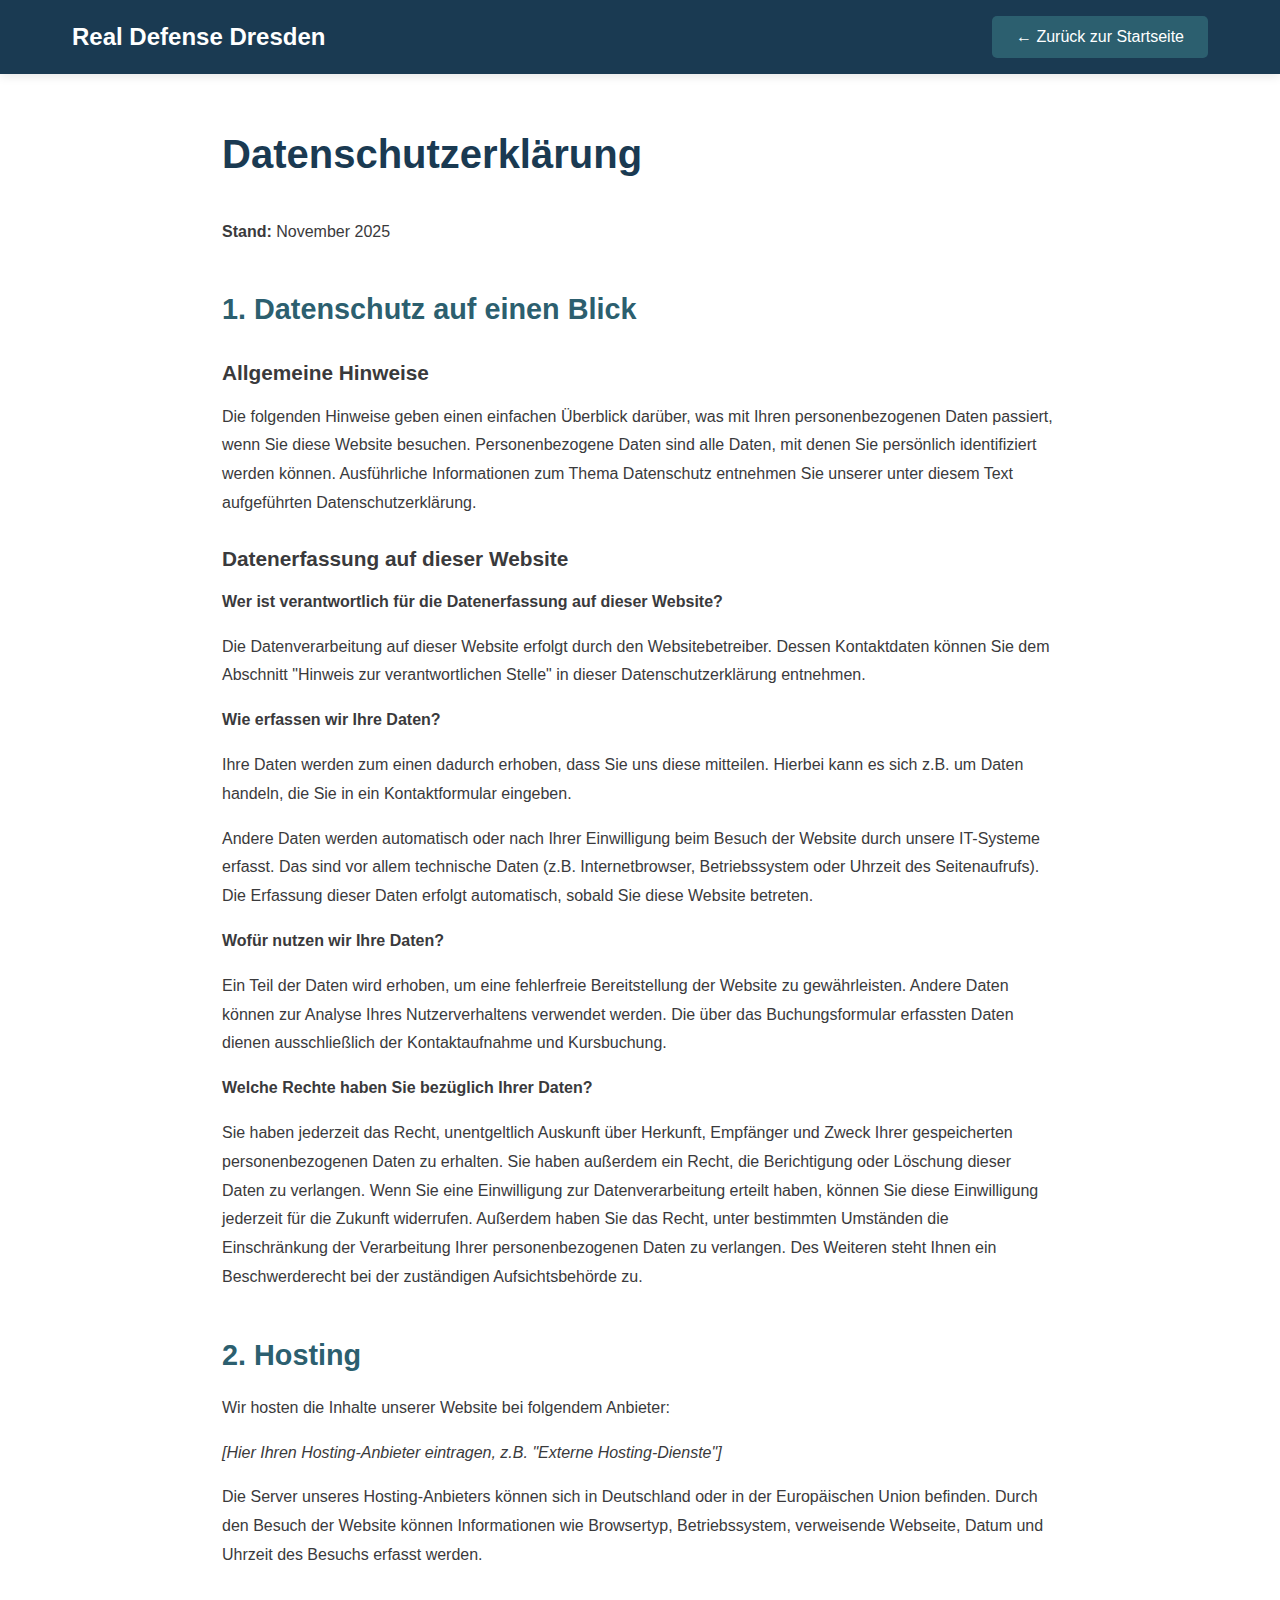
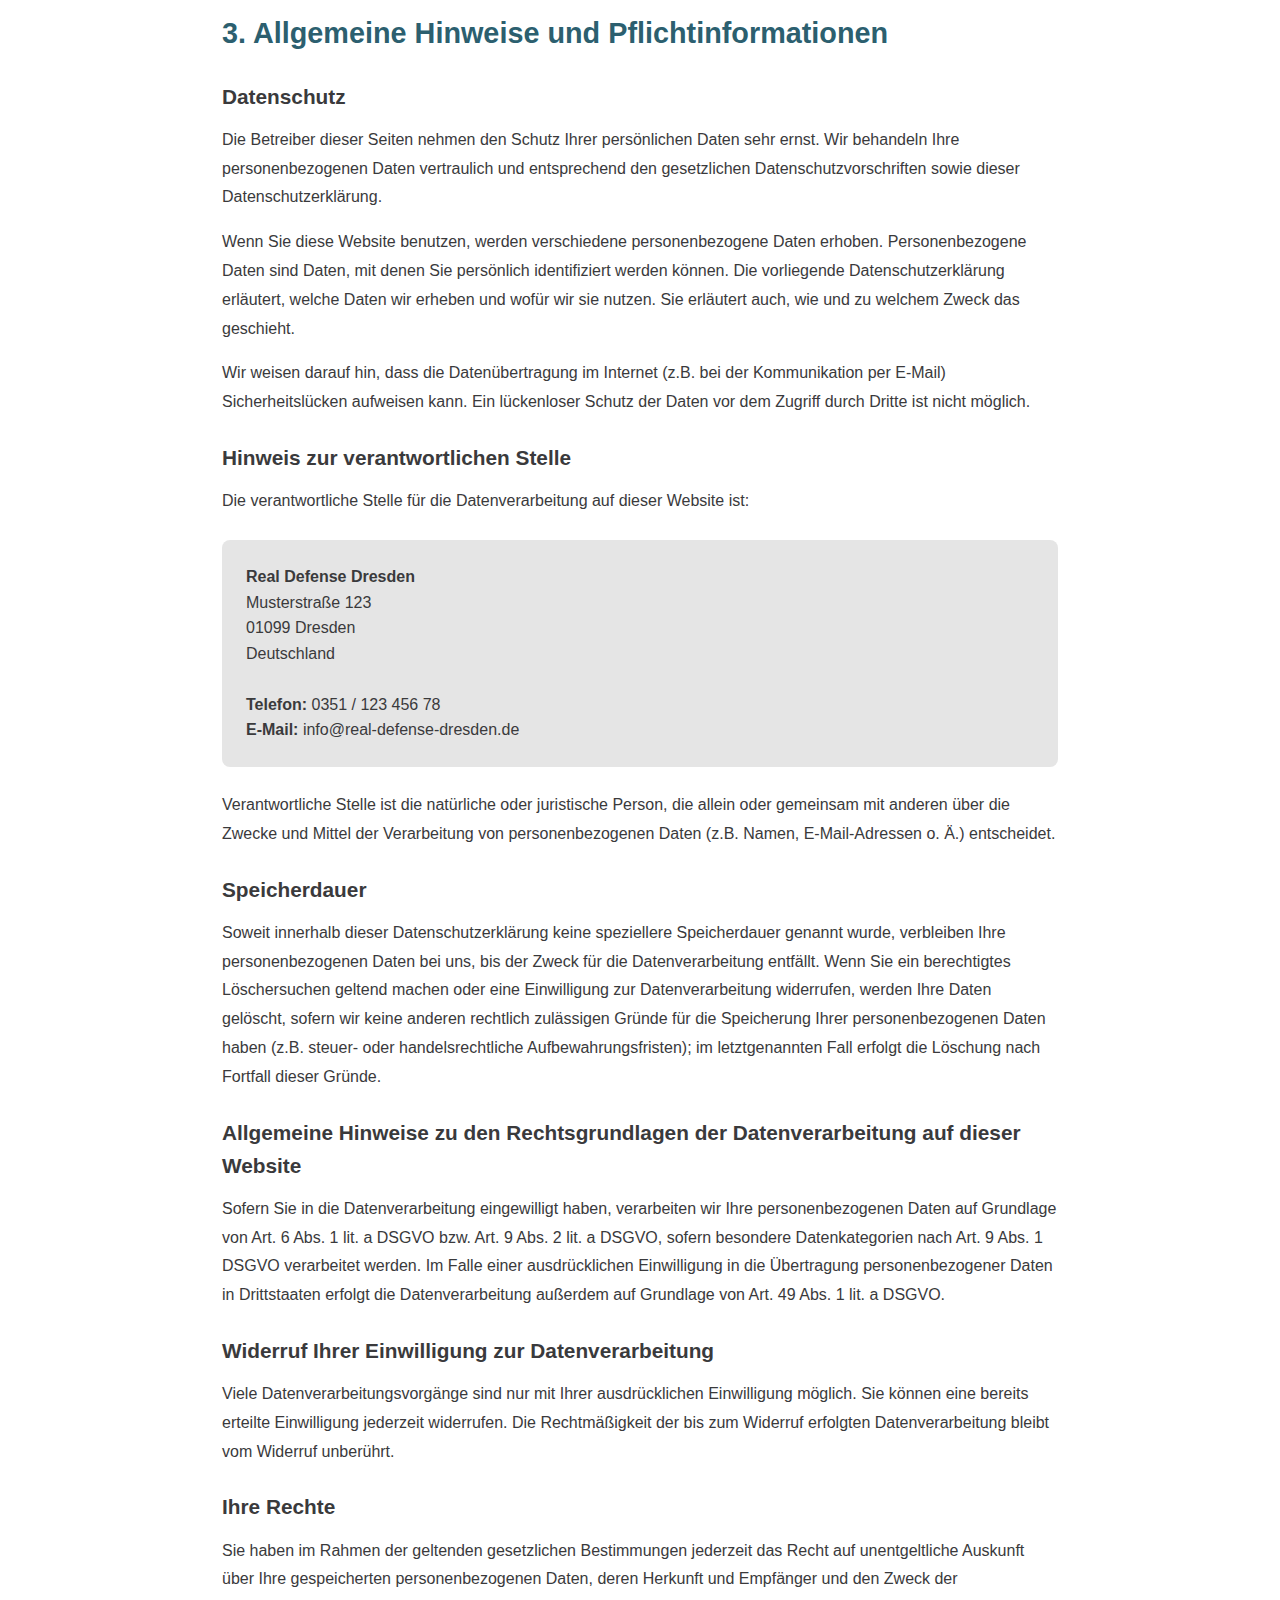
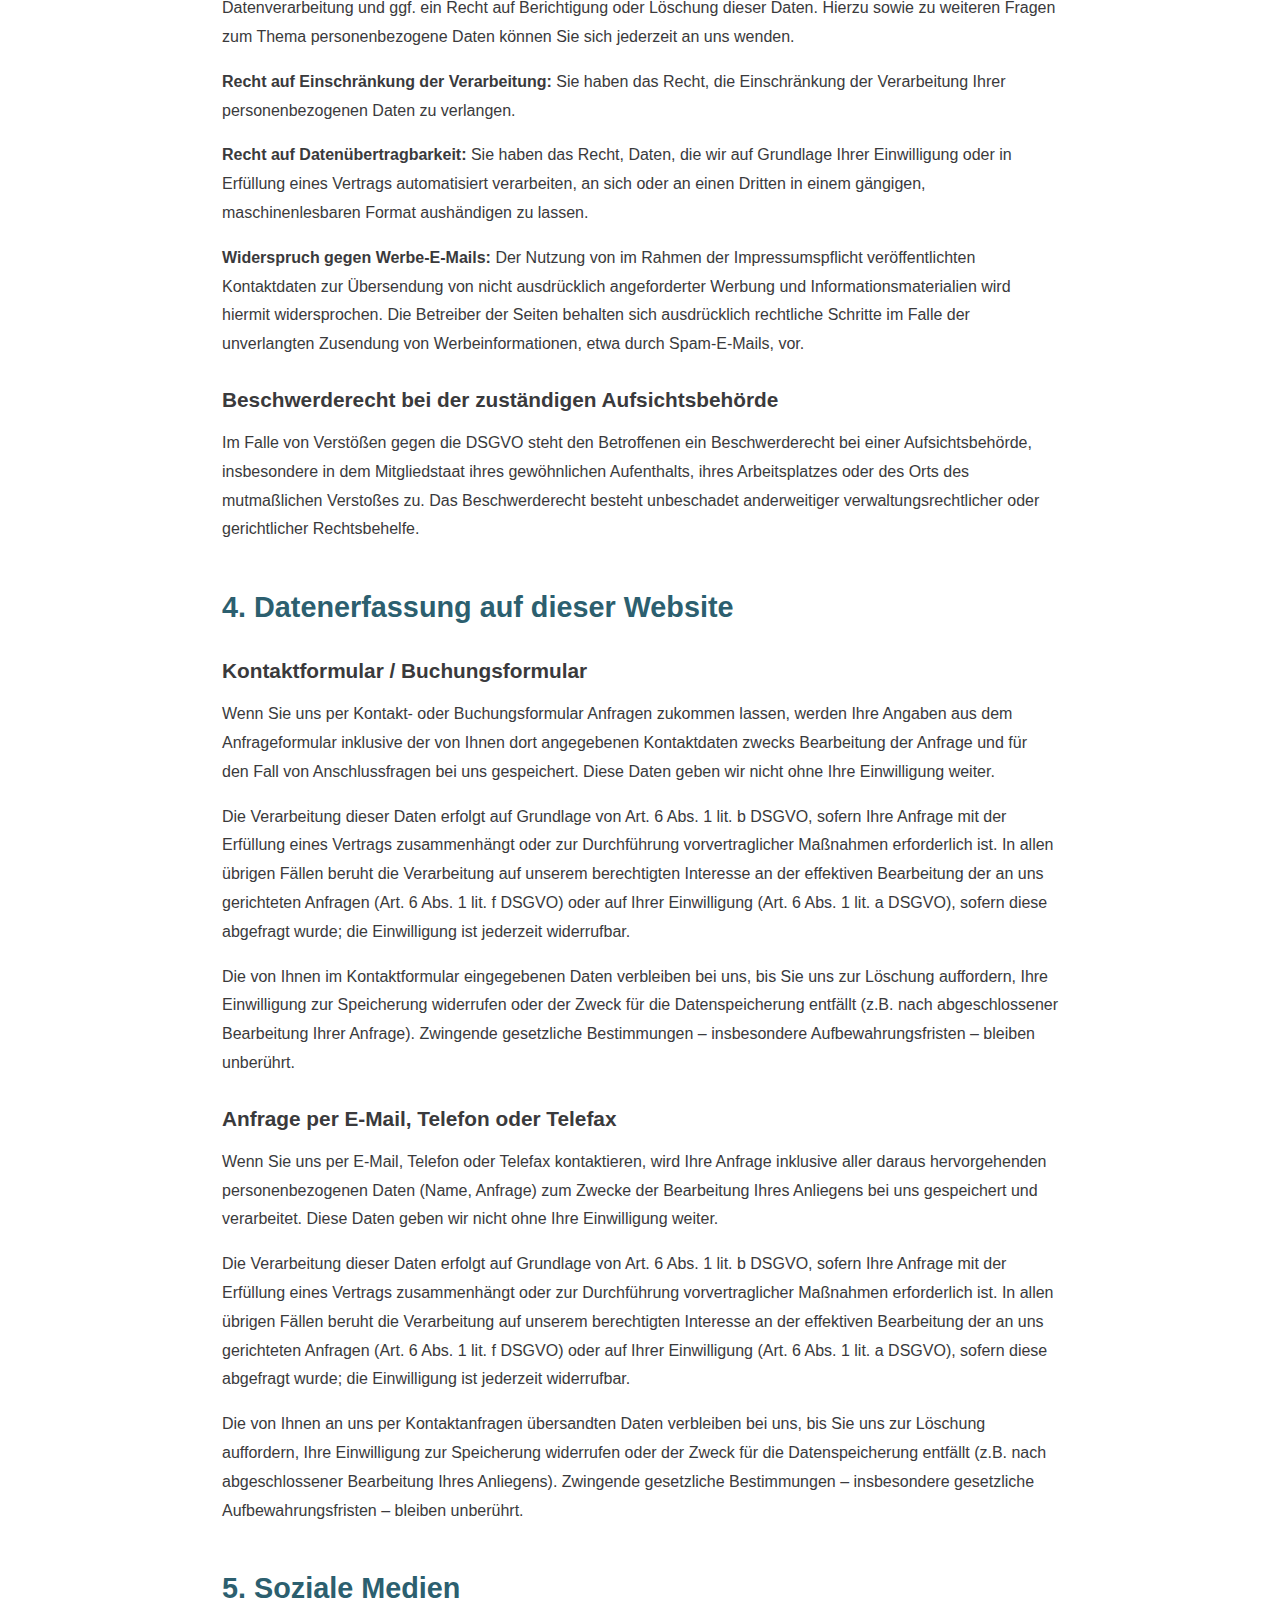
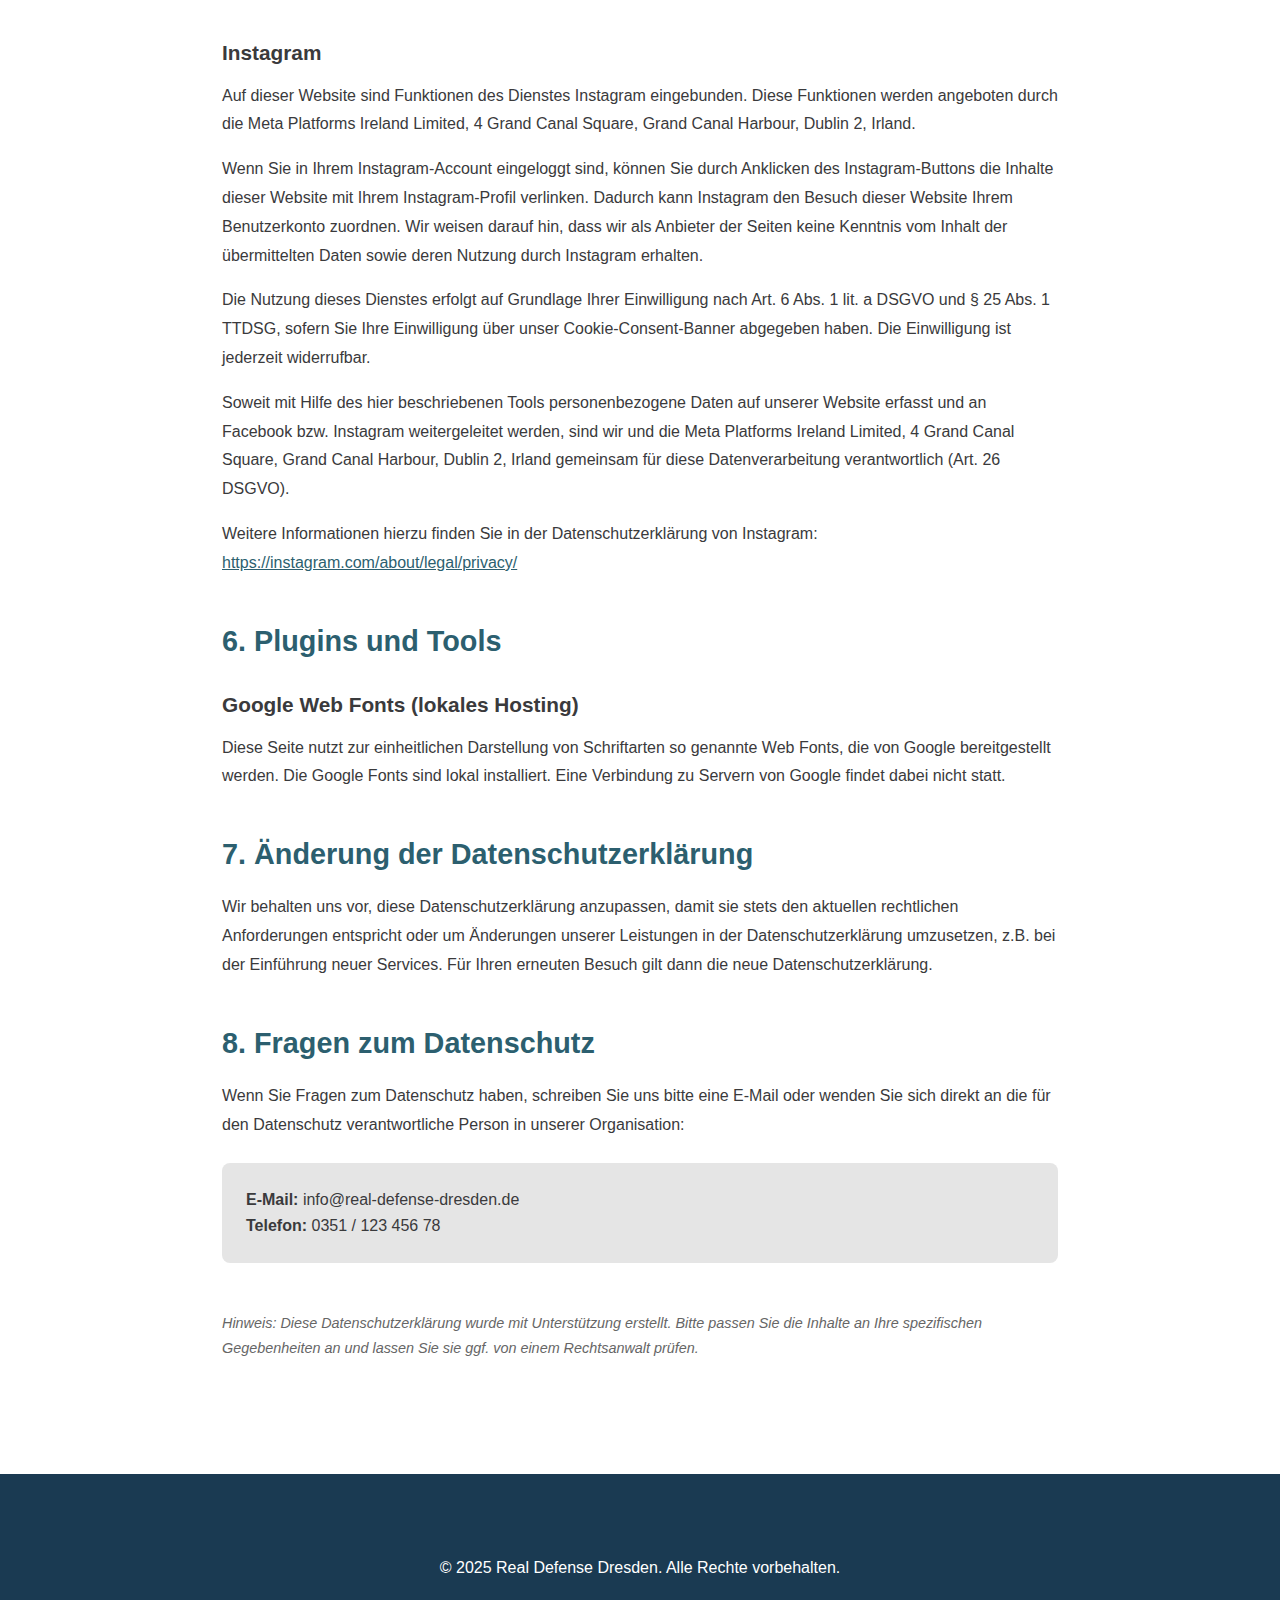
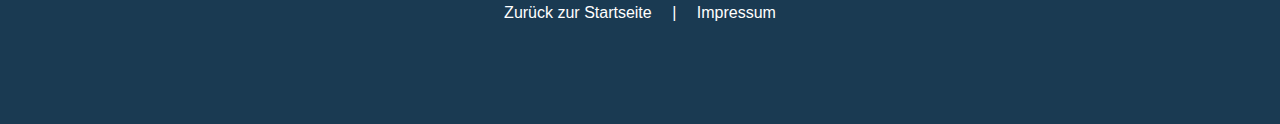
<file: datenschutz-seite.html>
<!DOCTYPE html>
<html lang="de">
<head>
    <meta charset="UTF-8">
    <meta name="viewport" content="width=device-width, initial-scale=1.0">
    <title>Datenschutzerklärung - Real Defense Dresden</title>
    <style>
        * {
            margin: 0;
            padding: 0;
            box-sizing: border-box;
        }

        :root {
            --petrol: #2C5F6F;
            --dunkelblau: #1A3A52;
            --anthrazit: #3A3A3C;
            --hellgrau: #E5E5E5;
            --weiss: #FFFFFF;
        }

        body {
            font-family: 'Segoe UI', Tahoma, Geneva, Verdana, sans-serif;
            line-height: 1.6;
            color: var(--anthrazit);
            background: var(--weiss);
        }

        /* Navigation */
        nav {
            background: var(--dunkelblau);
            padding: 1rem 0;
            box-shadow: 0 2px 10px rgba(0,0,0,0.1);
        }

        nav .container {
            max-width: 1200px;
            margin: 0 auto;
            padding: 0 2rem;
            display: flex;
            justify-content: space-between;
            align-items: center;
        }

        nav .logo {
            color: var(--weiss);
            font-size: 1.5rem;
            font-weight: bold;
            text-decoration: none;
        }

        nav a.back-link {
            color: var(--weiss);
            text-decoration: none;
            padding: 0.5rem 1.5rem;
            background: var(--petrol);
            border-radius: 5px;
            transition: background 0.3s;
        }

        nav a.back-link:hover {
            background: var(--anthrazit);
        }

        /* Container */
        .container {
            max-width: 900px;
            margin: 0 auto;
            padding: 3rem 2rem;
        }

        h1 {
            color: var(--dunkelblau);
            font-size: 2.5rem;
            margin-bottom: 2rem;
        }

        h2 {
            color: var(--petrol);
            font-size: 1.8rem;
            margin-top: 2.5rem;
            margin-bottom: 1rem;
        }

        h3 {
            color: var(--anthrazit);
            font-size: 1.3rem;
            margin-top: 1.5rem;
            margin-bottom: 0.8rem;
        }

        p {
            font-size: 1rem;
            line-height: 1.8;
            margin-bottom: 1rem;
        }

        ul {
            margin-left: 2rem;
            margin-bottom: 1rem;
        }

        li {
            margin-bottom: 0.5rem;
            line-height: 1.8;
        }

        a {
            color: var(--petrol);
            text-decoration: underline;
        }

        a:hover {
            color: var(--dunkelblau);
        }

        strong {
            font-weight: bold;
        }

        .contact-info {
            background: var(--hellgrau);
            padding: 1.5rem;
            border-radius: 8px;
            margin: 1.5rem 0;
        }

        /* Footer */
        footer {
            background: var(--dunkelblau);
            color: var(--weiss);
            text-align: center;
            padding: 2rem;
            margin-top: 3rem;
        }

        footer a {
            color: var(--weiss);
            text-decoration: none;
            margin: 0 1rem;
            transition: color 0.3s;
        }

        footer a:hover {
            color: var(--hellgrau);
        }

        @media (max-width: 768px) {
            h1 {
                font-size: 2rem;
            }

            h2 {
                font-size: 1.5rem;
            }

            h3 {
                font-size: 1.2rem;
            }

            .container {
                padding: 2rem 1rem;
            }
        }
    </style>
</head>
<body>
    <!-- Navigation -->
    <nav>
        <div class="container">
            <a href="index.html" class="logo">Real Defense Dresden</a>
            <a href="index.html" class="back-link">← Zurück zur Startseite</a>
        </div>
    </nav>

    <!-- Datenschutz Content -->
    <div class="container">
        <h1>Datenschutzerklärung</h1>
        
        <p><strong>Stand:</strong> November 2025</p>
        
        <h2>1. Datenschutz auf einen Blick</h2>
        
        <h3>Allgemeine Hinweise</h3>
        <p>Die folgenden Hinweise geben einen einfachen Überblick darüber, was mit Ihren personenbezogenen Daten passiert, wenn Sie diese Website besuchen. Personenbezogene Daten sind alle Daten, mit denen Sie persönlich identifiziert werden können. Ausführliche Informationen zum Thema Datenschutz entnehmen Sie unserer unter diesem Text aufgeführten Datenschutzerklärung.</p>
        
        <h3>Datenerfassung auf dieser Website</h3>
        <p><strong>Wer ist verantwortlich für die Datenerfassung auf dieser Website?</strong></p>
        <p>Die Datenverarbeitung auf dieser Website erfolgt durch den Websitebetreiber. Dessen Kontaktdaten können Sie dem Abschnitt "Hinweis zur verantwortlichen Stelle" in dieser Datenschutzerklärung entnehmen.</p>
        
        <p><strong>Wie erfassen wir Ihre Daten?</strong></p>
        <p>Ihre Daten werden zum einen dadurch erhoben, dass Sie uns diese mitteilen. Hierbei kann es sich z.B. um Daten handeln, die Sie in ein Kontaktformular eingeben.</p>
        <p>Andere Daten werden automatisch oder nach Ihrer Einwilligung beim Besuch der Website durch unsere IT-Systeme erfasst. Das sind vor allem technische Daten (z.B. Internetbrowser, Betriebssystem oder Uhrzeit des Seitenaufrufs). Die Erfassung dieser Daten erfolgt automatisch, sobald Sie diese Website betreten.</p>
        
        <p><strong>Wofür nutzen wir Ihre Daten?</strong></p>
        <p>Ein Teil der Daten wird erhoben, um eine fehlerfreie Bereitstellung der Website zu gewährleisten. Andere Daten können zur Analyse Ihres Nutzerverhaltens verwendet werden. Die über das Buchungsformular erfassten Daten dienen ausschließlich der Kontaktaufnahme und Kursbuchung.</p>
        
        <p><strong>Welche Rechte haben Sie bezüglich Ihrer Daten?</strong></p>
        <p>Sie haben jederzeit das Recht, unentgeltlich Auskunft über Herkunft, Empfänger und Zweck Ihrer gespeicherten personenbezogenen Daten zu erhalten. Sie haben außerdem ein Recht, die Berichtigung oder Löschung dieser Daten zu verlangen. Wenn Sie eine Einwilligung zur Datenverarbeitung erteilt haben, können Sie diese Einwilligung jederzeit für die Zukunft widerrufen. Außerdem haben Sie das Recht, unter bestimmten Umständen die Einschränkung der Verarbeitung Ihrer personenbezogenen Daten zu verlangen. Des Weiteren steht Ihnen ein Beschwerderecht bei der zuständigen Aufsichtsbehörde zu.</p>
        
        <h2>2. Hosting</h2>
        <p>Wir hosten die Inhalte unserer Website bei folgendem Anbieter:</p>
        <p><em>[Hier Ihren Hosting-Anbieter eintragen, z.B. "Externe Hosting-Dienste"]</em></p>
        <p>Die Server unseres Hosting-Anbieters können sich in Deutschland oder in der Europäischen Union befinden. Durch den Besuch der Website können Informationen wie Browsertyp, Betriebssystem, verweisende Webseite, Datum und Uhrzeit des Besuchs erfasst werden.</p>
        
        <h2>3. Allgemeine Hinweise und Pflichtinformationen</h2>
        
        <h3>Datenschutz</h3>
        <p>Die Betreiber dieser Seiten nehmen den Schutz Ihrer persönlichen Daten sehr ernst. Wir behandeln Ihre personenbezogenen Daten vertraulich und entsprechend den gesetzlichen Datenschutzvorschriften sowie dieser Datenschutzerklärung.</p>
        <p>Wenn Sie diese Website benutzen, werden verschiedene personenbezogene Daten erhoben. Personenbezogene Daten sind Daten, mit denen Sie persönlich identifiziert werden können. Die vorliegende Datenschutzerklärung erläutert, welche Daten wir erheben und wofür wir sie nutzen. Sie erläutert auch, wie und zu welchem Zweck das geschieht.</p>
        <p>Wir weisen darauf hin, dass die Datenübertragung im Internet (z.B. bei der Kommunikation per E-Mail) Sicherheitslücken aufweisen kann. Ein lückenloser Schutz der Daten vor dem Zugriff durch Dritte ist nicht möglich.</p>
        
        <h3>Hinweis zur verantwortlichen Stelle</h3>
        <p>Die verantwortliche Stelle für die Datenverarbeitung auf dieser Website ist:</p>
        
        <div class="contact-info">
            <strong>Real Defense Dresden</strong><br>
            Musterstraße 123<br>
            01099 Dresden<br>
            Deutschland<br><br>
            <strong>Telefon:</strong> 0351 / 123 456 78<br>
            <strong>E-Mail:</strong> info@real-defense-dresden.de
        </div>
        
        <p>Verantwortliche Stelle ist die natürliche oder juristische Person, die allein oder gemeinsam mit anderen über die Zwecke und Mittel der Verarbeitung von personenbezogenen Daten (z.B. Namen, E-Mail-Adressen o. Ä.) entscheidet.</p>
        
        <h3>Speicherdauer</h3>
        <p>Soweit innerhalb dieser Datenschutzerklärung keine speziellere Speicherdauer genannt wurde, verbleiben Ihre personenbezogenen Daten bei uns, bis der Zweck für die Datenverarbeitung entfällt. Wenn Sie ein berechtigtes Löschersuchen geltend machen oder eine Einwilligung zur Datenverarbeitung widerrufen, werden Ihre Daten gelöscht, sofern wir keine anderen rechtlich zulässigen Gründe für die Speicherung Ihrer personenbezogenen Daten haben (z.B. steuer- oder handelsrechtliche Aufbewahrungsfristen); im letztgenannten Fall erfolgt die Löschung nach Fortfall dieser Gründe.</p>
        
        <h3>Allgemeine Hinweise zu den Rechtsgrundlagen der Datenverarbeitung auf dieser Website</h3>
        <p>Sofern Sie in die Datenverarbeitung eingewilligt haben, verarbeiten wir Ihre personenbezogenen Daten auf Grundlage von Art. 6 Abs. 1 lit. a DSGVO bzw. Art. 9 Abs. 2 lit. a DSGVO, sofern besondere Datenkategorien nach Art. 9 Abs. 1 DSGVO verarbeitet werden. Im Falle einer ausdrücklichen Einwilligung in die Übertragung personenbezogener Daten in Drittstaaten erfolgt die Datenverarbeitung außerdem auf Grundlage von Art. 49 Abs. 1 lit. a DSGVO.</p>
        
        <h3>Widerruf Ihrer Einwilligung zur Datenverarbeitung</h3>
        <p>Viele Datenverarbeitungsvorgänge sind nur mit Ihrer ausdrücklichen Einwilligung möglich. Sie können eine bereits erteilte Einwilligung jederzeit widerrufen. Die Rechtmäßigkeit der bis zum Widerruf erfolgten Datenverarbeitung bleibt vom Widerruf unberührt.</p>
        
        <h3>Ihre Rechte</h3>
        <p>Sie haben im Rahmen der geltenden gesetzlichen Bestimmungen jederzeit das Recht auf unentgeltliche Auskunft über Ihre gespeicherten personenbezogenen Daten, deren Herkunft und Empfänger und den Zweck der Datenverarbeitung und ggf. ein Recht auf Berichtigung oder Löschung dieser Daten. Hierzu sowie zu weiteren Fragen zum Thema personenbezogene Daten können Sie sich jederzeit an uns wenden.</p>
        
        <p><strong>Recht auf Einschränkung der Verarbeitung:</strong> Sie haben das Recht, die Einschränkung der Verarbeitung Ihrer personenbezogenen Daten zu verlangen.</p>
        
        <p><strong>Recht auf Datenübertragbarkeit:</strong> Sie haben das Recht, Daten, die wir auf Grundlage Ihrer Einwilligung oder in Erfüllung eines Vertrags automatisiert verarbeiten, an sich oder an einen Dritten in einem gängigen, maschinenlesbaren Format aushändigen zu lassen.</p>
        
        <p><strong>Widerspruch gegen Werbe-E-Mails:</strong> Der Nutzung von im Rahmen der Impressumspflicht veröffentlichten Kontaktdaten zur Übersendung von nicht ausdrücklich angeforderter Werbung und Informationsmaterialien wird hiermit widersprochen. Die Betreiber der Seiten behalten sich ausdrücklich rechtliche Schritte im Falle der unverlangten Zusendung von Werbeinformationen, etwa durch Spam-E-Mails, vor.</p>
        
        <h3>Beschwerderecht bei der zuständigen Aufsichtsbehörde</h3>
        <p>Im Falle von Verstößen gegen die DSGVO steht den Betroffenen ein Beschwerderecht bei einer Aufsichtsbehörde, insbesondere in dem Mitgliedstaat ihres gewöhnlichen Aufenthalts, ihres Arbeitsplatzes oder des Orts des mutmaßlichen Verstoßes zu. Das Beschwerderecht besteht unbeschadet anderweitiger verwaltungsrechtlicher oder gerichtlicher Rechtsbehelfe.</p>
        
        <h2>4. Datenerfassung auf dieser Website</h2>
        
        <h3>Kontaktformular / Buchungsformular</h3>
        <p>Wenn Sie uns per Kontakt- oder Buchungsformular Anfragen zukommen lassen, werden Ihre Angaben aus dem Anfrageformular inklusive der von Ihnen dort angegebenen Kontaktdaten zwecks Bearbeitung der Anfrage und für den Fall von Anschlussfragen bei uns gespeichert. Diese Daten geben wir nicht ohne Ihre Einwilligung weiter.</p>
        <p>Die Verarbeitung dieser Daten erfolgt auf Grundlage von Art. 6 Abs. 1 lit. b DSGVO, sofern Ihre Anfrage mit der Erfüllung eines Vertrags zusammenhängt oder zur Durchführung vorvertraglicher Maßnahmen erforderlich ist. In allen übrigen Fällen beruht die Verarbeitung auf unserem berechtigten Interesse an der effektiven Bearbeitung der an uns gerichteten Anfragen (Art. 6 Abs. 1 lit. f DSGVO) oder auf Ihrer Einwilligung (Art. 6 Abs. 1 lit. a DSGVO), sofern diese abgefragt wurde; die Einwilligung ist jederzeit widerrufbar.</p>
        <p>Die von Ihnen im Kontaktformular eingegebenen Daten verbleiben bei uns, bis Sie uns zur Löschung auffordern, Ihre Einwilligung zur Speicherung widerrufen oder der Zweck für die Datenspeicherung entfällt (z.B. nach abgeschlossener Bearbeitung Ihrer Anfrage). Zwingende gesetzliche Bestimmungen – insbesondere Aufbewahrungsfristen – bleiben unberührt.</p>
        
        <h3>Anfrage per E-Mail, Telefon oder Telefax</h3>
        <p>Wenn Sie uns per E-Mail, Telefon oder Telefax kontaktieren, wird Ihre Anfrage inklusive aller daraus hervorgehenden personenbezogenen Daten (Name, Anfrage) zum Zwecke der Bearbeitung Ihres Anliegens bei uns gespeichert und verarbeitet. Diese Daten geben wir nicht ohne Ihre Einwilligung weiter.</p>
        <p>Die Verarbeitung dieser Daten erfolgt auf Grundlage von Art. 6 Abs. 1 lit. b DSGVO, sofern Ihre Anfrage mit der Erfüllung eines Vertrags zusammenhängt oder zur Durchführung vorvertraglicher Maßnahmen erforderlich ist. In allen übrigen Fällen beruht die Verarbeitung auf unserem berechtigten Interesse an der effektiven Bearbeitung der an uns gerichteten Anfragen (Art. 6 Abs. 1 lit. f DSGVO) oder auf Ihrer Einwilligung (Art. 6 Abs. 1 lit. a DSGVO), sofern diese abgefragt wurde; die Einwilligung ist jederzeit widerrufbar.</p>
        <p>Die von Ihnen an uns per Kontaktanfragen übersandten Daten verbleiben bei uns, bis Sie uns zur Löschung auffordern, Ihre Einwilligung zur Speicherung widerrufen oder der Zweck für die Datenspeicherung entfällt (z.B. nach abgeschlossener Bearbeitung Ihres Anliegens). Zwingende gesetzliche Bestimmungen – insbesondere gesetzliche Aufbewahrungsfristen – bleiben unberührt.</p>
        
        <h2>5. Soziale Medien</h2>
        
        <h3>Instagram</h3>
        <p>Auf dieser Website sind Funktionen des Dienstes Instagram eingebunden. Diese Funktionen werden angeboten durch die Meta Platforms Ireland Limited, 4 Grand Canal Square, Grand Canal Harbour, Dublin 2, Irland.</p>
        <p>Wenn Sie in Ihrem Instagram-Account eingeloggt sind, können Sie durch Anklicken des Instagram-Buttons die Inhalte dieser Website mit Ihrem Instagram-Profil verlinken. Dadurch kann Instagram den Besuch dieser Website Ihrem Benutzerkonto zuordnen. Wir weisen darauf hin, dass wir als Anbieter der Seiten keine Kenntnis vom Inhalt der übermittelten Daten sowie deren Nutzung durch Instagram erhalten.</p>
        <p>Die Nutzung dieses Dienstes erfolgt auf Grundlage Ihrer Einwilligung nach Art. 6 Abs. 1 lit. a DSGVO und § 25 Abs. 1 TTDSG, sofern Sie Ihre Einwilligung über unser Cookie-Consent-Banner abgegeben haben. Die Einwilligung ist jederzeit widerrufbar.</p>
        <p>Soweit mit Hilfe des hier beschriebenen Tools personenbezogene Daten auf unserer Website erfasst und an Facebook bzw. Instagram weitergeleitet werden, sind wir und die Meta Platforms Ireland Limited, 4 Grand Canal Square, Grand Canal Harbour, Dublin 2, Irland gemeinsam für diese Datenverarbeitung verantwortlich (Art. 26 DSGVO).</p>
        <p>Weitere Informationen hierzu finden Sie in der Datenschutzerklärung von Instagram: <a href="https://instagram.com/about/legal/privacy/" target="_blank">https://instagram.com/about/legal/privacy/</a></p>
        
        <h2>6. Plugins und Tools</h2>
        
        <h3>Google Web Fonts (lokales Hosting)</h3>
        <p>Diese Seite nutzt zur einheitlichen Darstellung von Schriftarten so genannte Web Fonts, die von Google bereitgestellt werden. Die Google Fonts sind lokal installiert. Eine Verbindung zu Servern von Google findet dabei nicht statt.</p>
        
        <h2>7. Änderung der Datenschutzerklärung</h2>
        <p>Wir behalten uns vor, diese Datenschutzerklärung anzupassen, damit sie stets den aktuellen rechtlichen Anforderungen entspricht oder um Änderungen unserer Leistungen in der Datenschutzerklärung umzusetzen, z.B. bei der Einführung neuer Services. Für Ihren erneuten Besuch gilt dann die neue Datenschutzerklärung.</p>
        
        <h2>8. Fragen zum Datenschutz</h2>
        <p>Wenn Sie Fragen zum Datenschutz haben, schreiben Sie uns bitte eine E-Mail oder wenden Sie sich direkt an die für den Datenschutz verantwortliche Person in unserer Organisation:</p>
        
        <div class="contact-info">
            <strong>E-Mail:</strong> info@real-defense-dresden.de<br>
            <strong>Telefon:</strong> 0351 / 123 456 78
        </div>
        
        <p style="margin-top: 3rem; font-size: 0.9rem; color: #666;"><em>Hinweis: Diese Datenschutzerklärung wurde mit Unterstützung erstellt. Bitte passen Sie die Inhalte an Ihre spezifischen Gegebenheiten an und lassen Sie sie ggf. von einem Rechtsanwalt prüfen.</em></p>
    </div>

    <!-- Footer -->
    <footer>
        <div class="container">
            <p>&copy; 2025 Real Defense Dresden. Alle Rechte vorbehalten.</p>
            <p>
                <a href="index.html">Zurück zur Startseite</a> | 
                <a href="#impressum">Impressum</a>
            </p>
        </div>
    </footer>
</body>
</html>
</file>
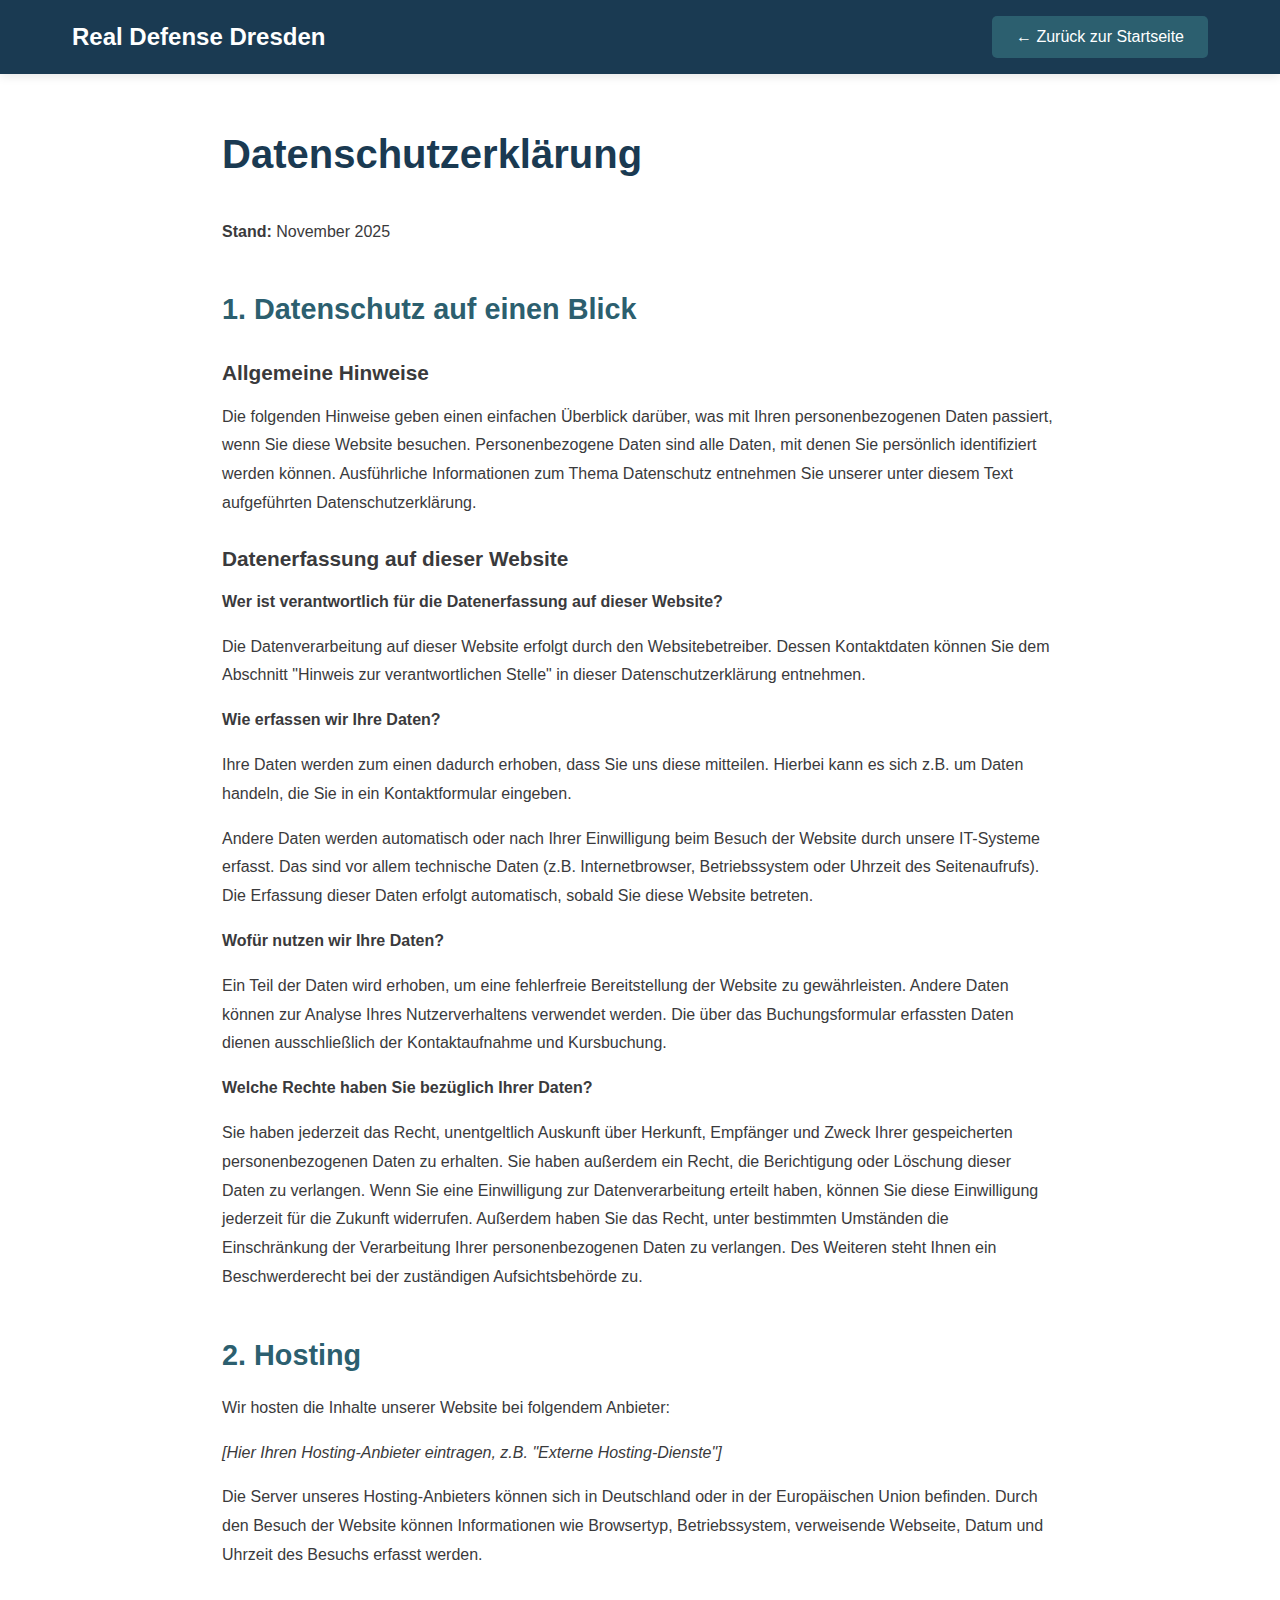
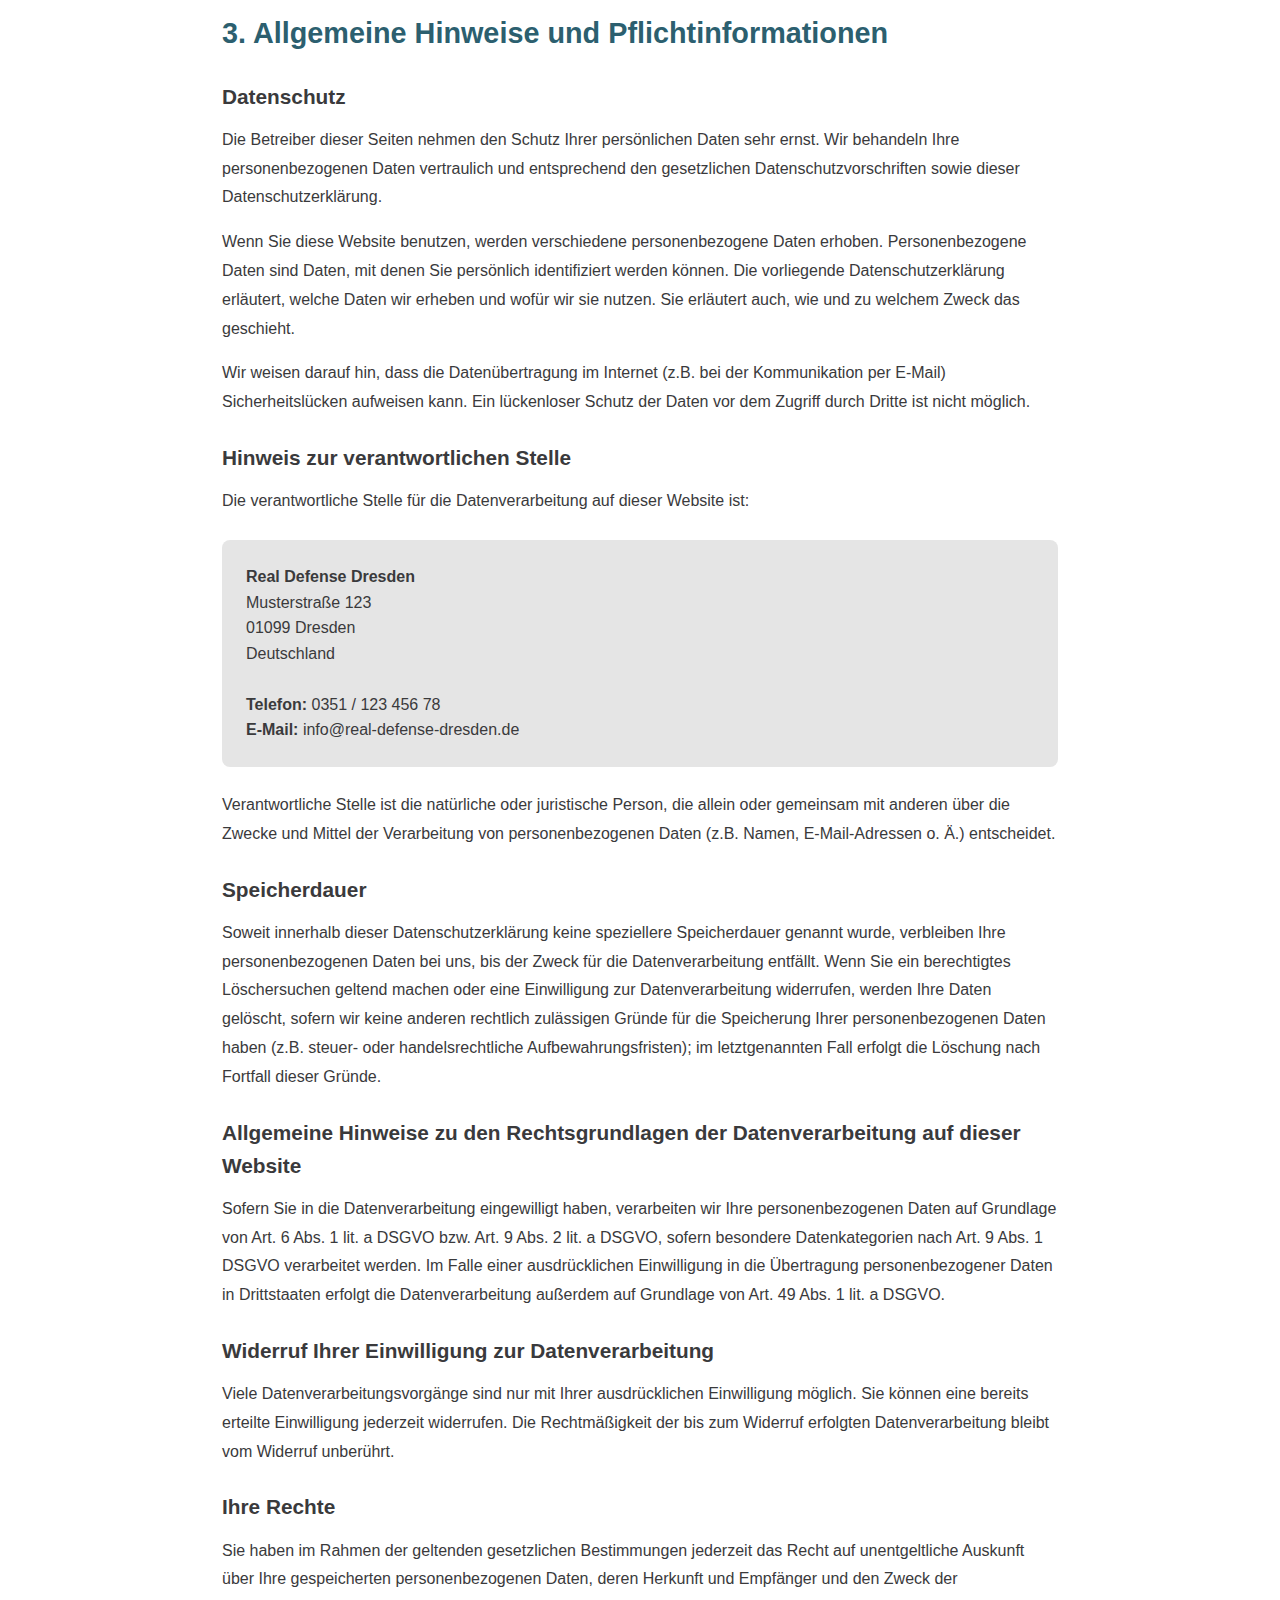
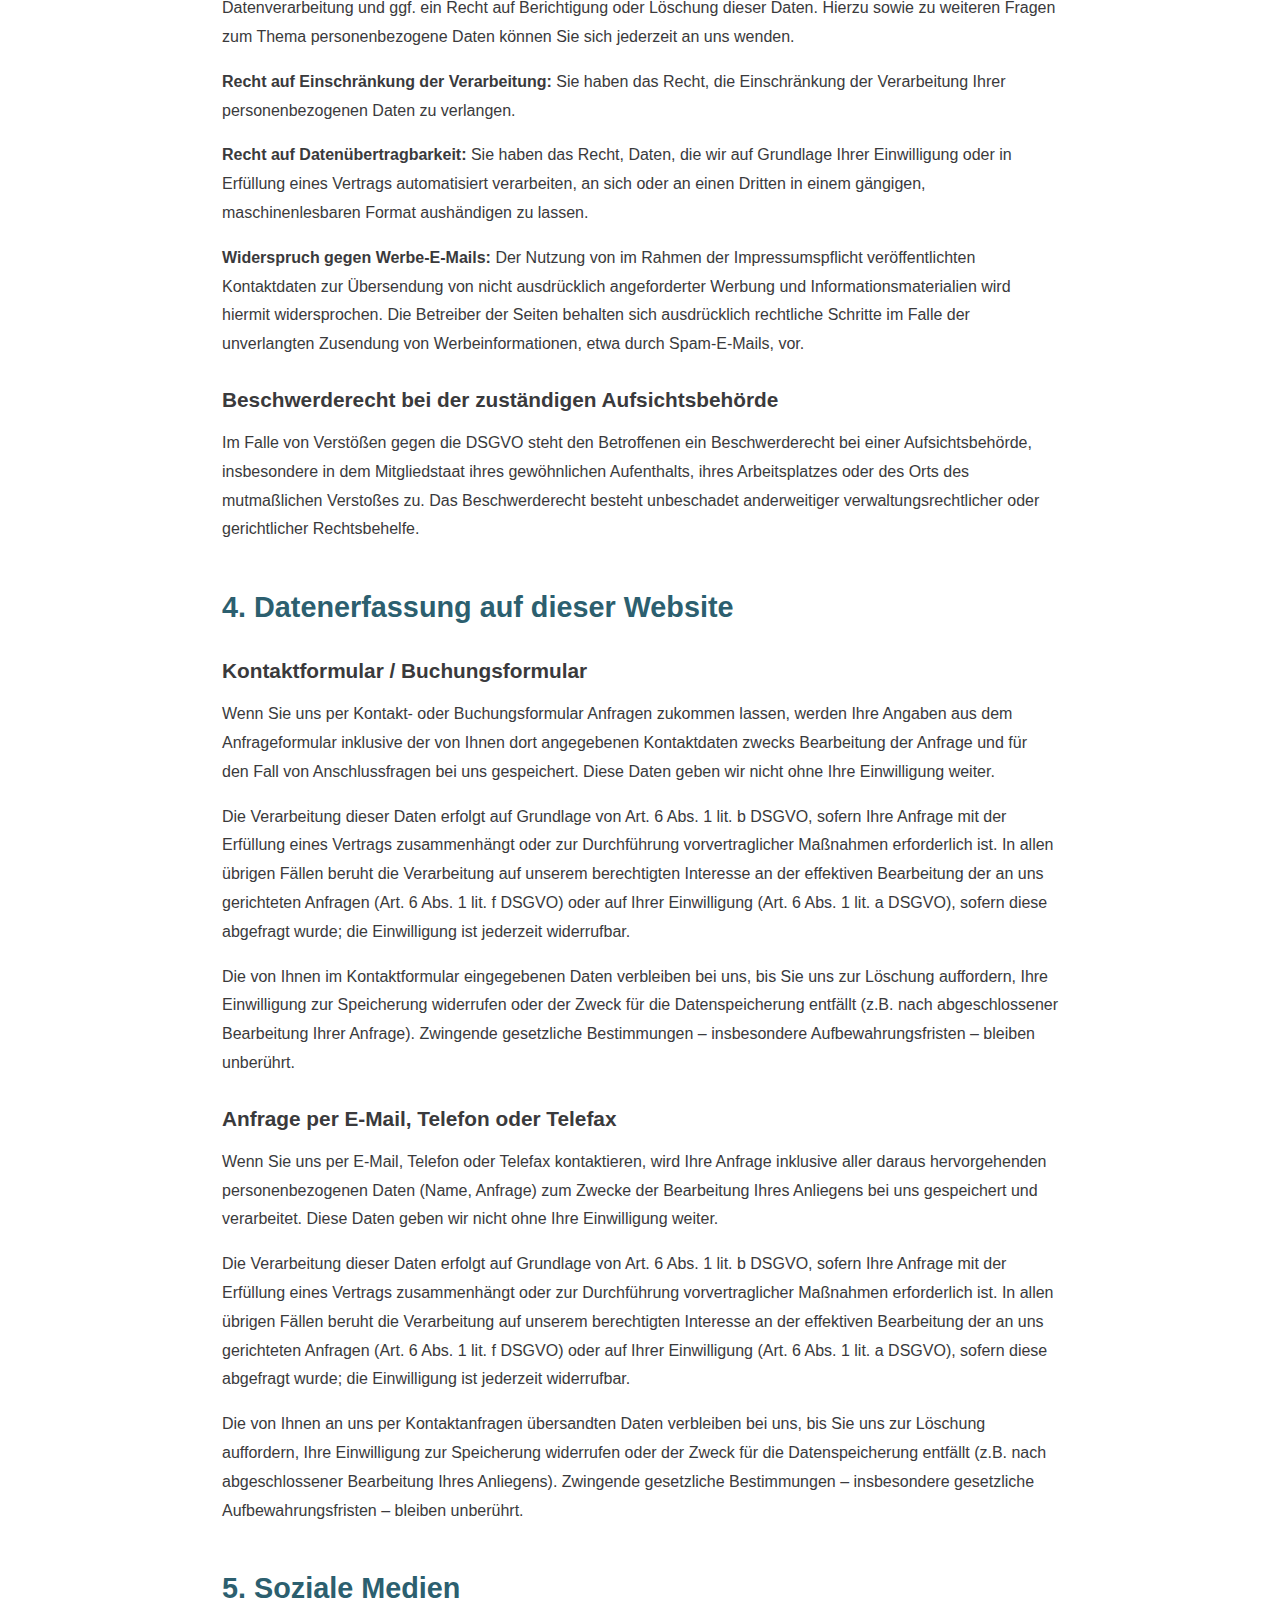
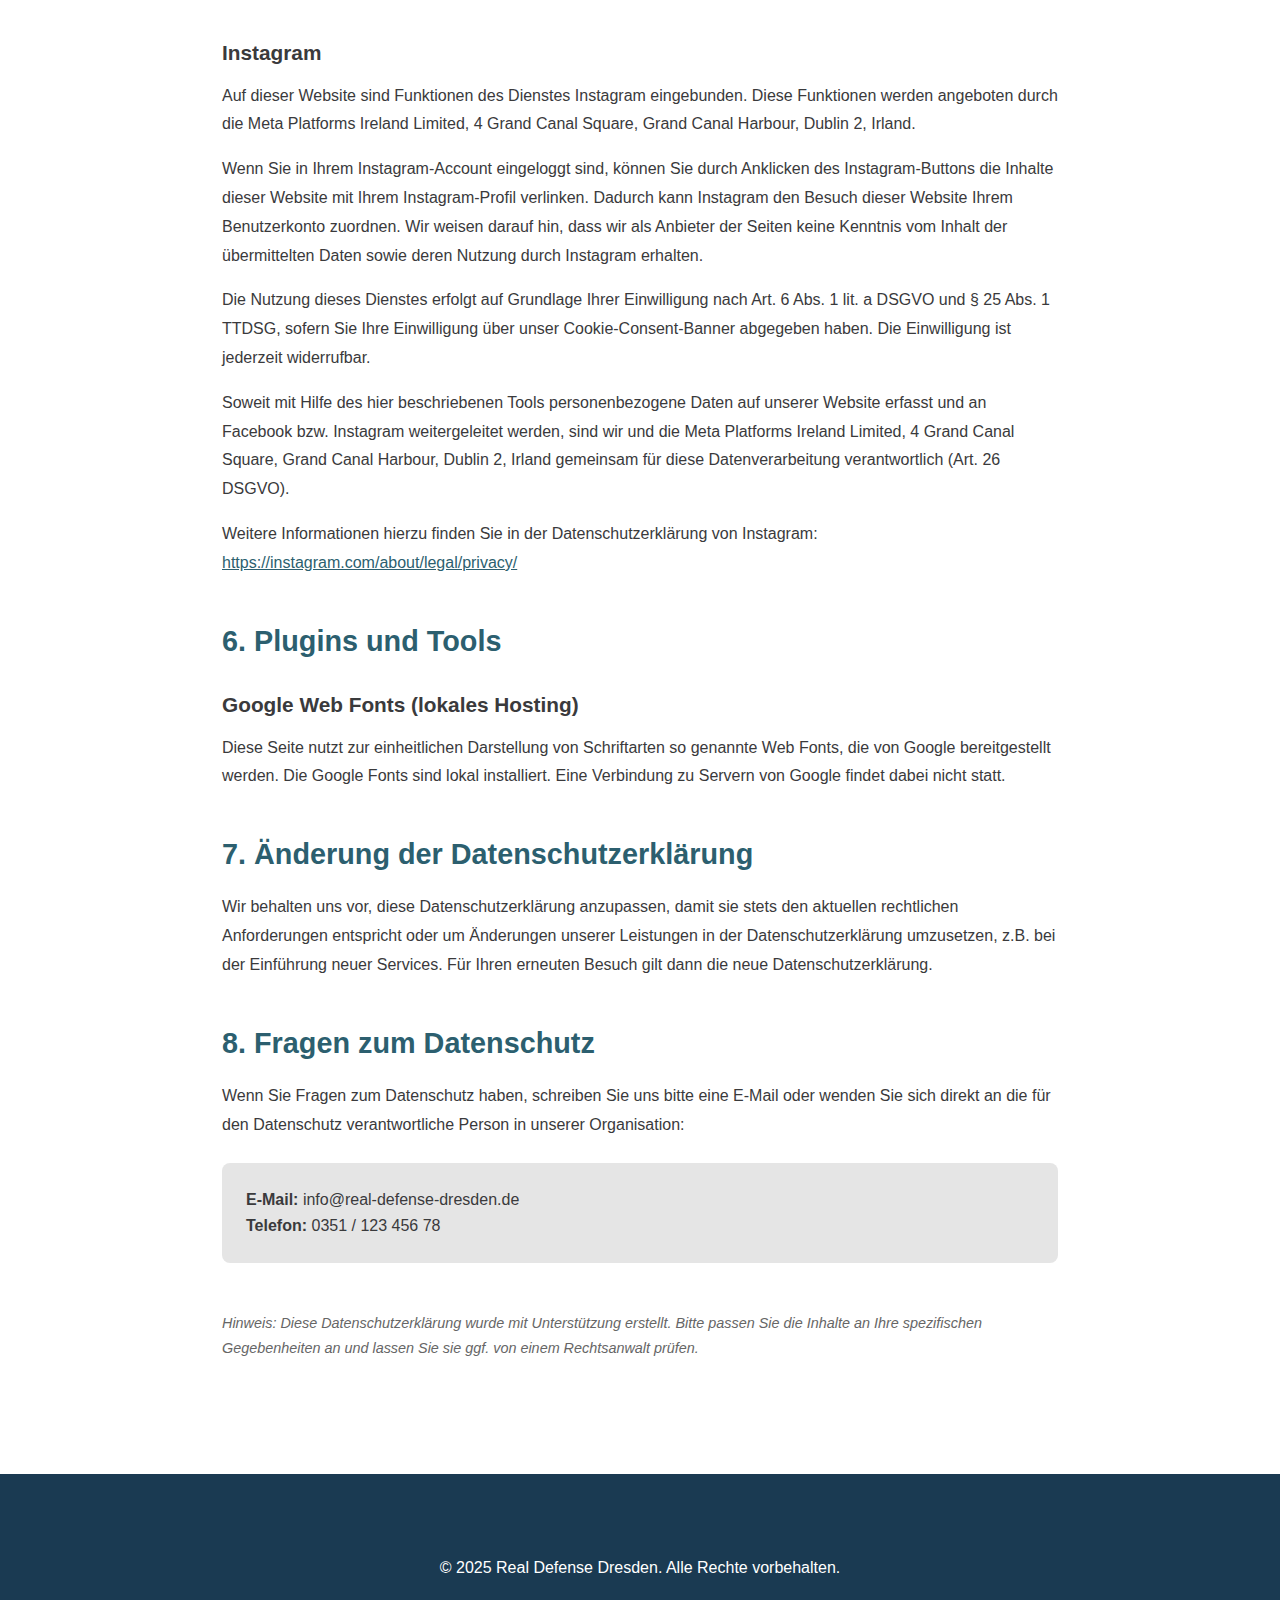
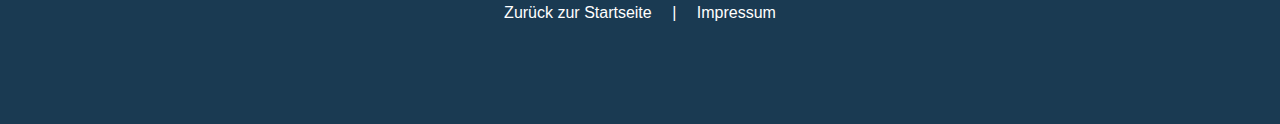
<file: datenschutz.html>
<!DOCTYPE html>
<html lang="en">
  <head>
    <meta charset="UTF-8" />
    <meta name="viewport" content="width=device-width, initial-scale=1.0" />
    <title>Datenschutz Real Defense Dresden</title>
  </head>
  <body>
    <style>
      * {
        margin: 0;
        padding: 0;
        box-sizing: border-box;
      }

      :root {
        --petrol: #2c5f6f;
        --dunkelblau: #1a3a52;
        --anthrazit: #3a3a3c;
        --hellgrau: #e5e5e5;
        --weiss: #ffffff;
      }

      body {
        font-family: "Segoe UI", Tahoma, Geneva, Verdana, sans-serif;
        line-height: 1.6;
        color: var(--anthrazit);
        background: var(--weiss);
      }

      /* Navigation */
      nav {
        background: var(--dunkelblau);
        padding: 1rem 0;
        box-shadow: 0 2px 10px rgba(0, 0, 0, 0.1);
      }

      nav .container {
        max-width: 1200px;
        margin: 0 auto;
        padding: 0 2rem;
        display: flex;
        justify-content: space-between;
        align-items: center;
      }

      nav .logo {
        color: var(--weiss);
        font-size: 1.5rem;
        font-weight: bold;
        text-decoration: none;
      }

      nav a.back-link {
        color: var(--weiss);
        text-decoration: none;
        padding: 0.5rem 1.5rem;
        background: var(--petrol);
        border-radius: 5px;
        transition: background 0.3s;
      }

      nav a.back-link:hover {
        background: var(--anthrazit);
      }

      /* Container */
      .container {
        max-width: 900px;
        margin: 0 auto;
        padding: 3rem 2rem;
      }

      h1 {
        color: var(--dunkelblau);
        font-size: 2.5rem;
        margin-bottom: 2rem;
      }

      h2 {
        color: var(--petrol);
        font-size: 1.8rem;
        margin-top: 2.5rem;
        margin-bottom: 1rem;
      }

      h3 {
        color: var(--anthrazit);
        font-size: 1.3rem;
        margin-top: 1.5rem;
        margin-bottom: 0.8rem;
      }

      p {
        font-size: 1rem;
        line-height: 1.8;
        margin-bottom: 1rem;
      }

      ul {
        margin-left: 2rem;
        margin-bottom: 1rem;
      }

      li {
        margin-bottom: 0.5rem;
        line-height: 1.8;
      }

      a {
        color: var(--petrol);
        text-decoration: underline;
      }

      a:hover {
        color: var(--dunkelblau);
      }

      strong {
        font-weight: bold;
      }

      .contact-info {
        background: var(--hellgrau);
        padding: 1.5rem;
        border-radius: 8px;
        margin: 1.5rem 0;
      }

      /* Footer */
      footer {
        background: var(--dunkelblau);
        color: var(--weiss);
        text-align: center;
        padding: 2rem;
        margin-top: 3rem;
      }

      footer a {
        color: var(--weiss);
        text-decoration: none;
        margin: 0 1rem;
        transition: color 0.3s;
      }

      footer a:hover {
        color: var(--hellgrau);
      }

      @media (max-width: 768px) {
        h1 {
          font-size: 2rem;
        }

        h2 {
          font-size: 1.5rem;
        }

        h3 {
          font-size: 1.2rem;
        }

        .container {
          padding: 2rem 1rem;
        }
      }
    </style>
    <body>
      <!-- Navigation -->
      <nav>
        <div class="container">
          <a href="index.html" class="logo">Real Defense Dresden</a>
          <a href="index.html" class="back-link">← Zurück zur Startseite</a>
        </div>
      </nav>

      <!-- Datenschutz Content -->
      <div class="container">
        <h1>Datenschutzerklärung</h1>

        <p><strong>Stand:</strong> November 2025</p>

        <h2>1. Datenschutz auf einen Blick</h2>

        <h3>Allgemeine Hinweise</h3>
        <p>
          Die folgenden Hinweise geben einen einfachen Überblick darüber, was
          mit Ihren personenbezogenen Daten passiert, wenn Sie diese Website
          besuchen. Personenbezogene Daten sind alle Daten, mit denen Sie
          persönlich identifiziert werden können. Ausführliche Informationen zum
          Thema Datenschutz entnehmen Sie unserer unter diesem Text aufgeführten
          Datenschutzerklärung.
        </p>

        <h3>Datenerfassung auf dieser Website</h3>
        <p>
          <strong
            >Wer ist verantwortlich für die Datenerfassung auf dieser
            Website?</strong
          >
        </p>
        <p>
          Die Datenverarbeitung auf dieser Website erfolgt durch den
          Websitebetreiber. Dessen Kontaktdaten können Sie dem Abschnitt
          "Hinweis zur verantwortlichen Stelle" in dieser Datenschutzerklärung
          entnehmen.
        </p>

        <p><strong>Wie erfassen wir Ihre Daten?</strong></p>
        <p>
          Ihre Daten werden zum einen dadurch erhoben, dass Sie uns diese
          mitteilen. Hierbei kann es sich z.B. um Daten handeln, die Sie in ein
          Kontaktformular eingeben.
        </p>
        <p>
          Andere Daten werden automatisch oder nach Ihrer Einwilligung beim
          Besuch der Website durch unsere IT-Systeme erfasst. Das sind vor allem
          technische Daten (z.B. Internetbrowser, Betriebssystem oder Uhrzeit
          des Seitenaufrufs). Die Erfassung dieser Daten erfolgt automatisch,
          sobald Sie diese Website betreten.
        </p>

        <p><strong>Wofür nutzen wir Ihre Daten?</strong></p>
        <p>
          Ein Teil der Daten wird erhoben, um eine fehlerfreie Bereitstellung
          der Website zu gewährleisten. Andere Daten können zur Analyse Ihres
          Nutzerverhaltens verwendet werden. Die über das Buchungsformular
          erfassten Daten dienen ausschließlich der Kontaktaufnahme und
          Kursbuchung.
        </p>

        <p><strong>Welche Rechte haben Sie bezüglich Ihrer Daten?</strong></p>
        <p>
          Sie haben jederzeit das Recht, unentgeltlich Auskunft über Herkunft,
          Empfänger und Zweck Ihrer gespeicherten personenbezogenen Daten zu
          erhalten. Sie haben außerdem ein Recht, die Berichtigung oder Löschung
          dieser Daten zu verlangen. Wenn Sie eine Einwilligung zur
          Datenverarbeitung erteilt haben, können Sie diese Einwilligung
          jederzeit für die Zukunft widerrufen. Außerdem haben Sie das Recht,
          unter bestimmten Umständen die Einschränkung der Verarbeitung Ihrer
          personenbezogenen Daten zu verlangen. Des Weiteren steht Ihnen ein
          Beschwerderecht bei der zuständigen Aufsichtsbehörde zu.
        </p>

        <h2>2. Hosting</h2>
        <p>Wir hosten die Inhalte unserer Website bei folgendem Anbieter:</p>
        <p>
          <em
            >[Hier Ihren Hosting-Anbieter eintragen, z.B. "Externe
            Hosting-Dienste"]</em
          >
        </p>
        <p>
          Die Server unseres Hosting-Anbieters können sich in Deutschland oder
          in der Europäischen Union befinden. Durch den Besuch der Website
          können Informationen wie Browsertyp, Betriebssystem, verweisende
          Webseite, Datum und Uhrzeit des Besuchs erfasst werden.
        </p>

        <h2>3. Allgemeine Hinweise und Pflichtinformationen</h2>

        <h3>Datenschutz</h3>
        <p>
          Die Betreiber dieser Seiten nehmen den Schutz Ihrer persönlichen Daten
          sehr ernst. Wir behandeln Ihre personenbezogenen Daten vertraulich und
          entsprechend den gesetzlichen Datenschutzvorschriften sowie dieser
          Datenschutzerklärung.
        </p>
        <p>
          Wenn Sie diese Website benutzen, werden verschiedene personenbezogene
          Daten erhoben. Personenbezogene Daten sind Daten, mit denen Sie
          persönlich identifiziert werden können. Die vorliegende
          Datenschutzerklärung erläutert, welche Daten wir erheben und wofür wir
          sie nutzen. Sie erläutert auch, wie und zu welchem Zweck das
          geschieht.
        </p>
        <p>
          Wir weisen darauf hin, dass die Datenübertragung im Internet (z.B. bei
          der Kommunikation per E-Mail) Sicherheitslücken aufweisen kann. Ein
          lückenloser Schutz der Daten vor dem Zugriff durch Dritte ist nicht
          möglich.
        </p>

        <h3>Hinweis zur verantwortlichen Stelle</h3>
        <p>
          Die verantwortliche Stelle für die Datenverarbeitung auf dieser
          Website ist:
        </p>

        <div class="contact-info">
          <strong>Real Defense Dresden</strong><br />
          Musterstraße 123<br />
          01099 Dresden<br />
          Deutschland<br /><br />
          <strong>Telefon:</strong> 0351 / 123 456 78<br />
          <strong>E-Mail:</strong> info@real-defense-dresden.de
        </div>

        <p>
          Verantwortliche Stelle ist die natürliche oder juristische Person, die
          allein oder gemeinsam mit anderen über die Zwecke und Mittel der
          Verarbeitung von personenbezogenen Daten (z.B. Namen, E-Mail-Adressen
          o. Ä.) entscheidet.
        </p>

        <h3>Speicherdauer</h3>
        <p>
          Soweit innerhalb dieser Datenschutzerklärung keine speziellere
          Speicherdauer genannt wurde, verbleiben Ihre personenbezogenen Daten
          bei uns, bis der Zweck für die Datenverarbeitung entfällt. Wenn Sie
          ein berechtigtes Löschersuchen geltend machen oder eine Einwilligung
          zur Datenverarbeitung widerrufen, werden Ihre Daten gelöscht, sofern
          wir keine anderen rechtlich zulässigen Gründe für die Speicherung
          Ihrer personenbezogenen Daten haben (z.B. steuer- oder
          handelsrechtliche Aufbewahrungsfristen); im letztgenannten Fall
          erfolgt die Löschung nach Fortfall dieser Gründe.
        </p>

        <h3>
          Allgemeine Hinweise zu den Rechtsgrundlagen der Datenverarbeitung auf
          dieser Website
        </h3>
        <p>
          Sofern Sie in die Datenverarbeitung eingewilligt haben, verarbeiten
          wir Ihre personenbezogenen Daten auf Grundlage von Art. 6 Abs. 1 lit.
          a DSGVO bzw. Art. 9 Abs. 2 lit. a DSGVO, sofern besondere
          Datenkategorien nach Art. 9 Abs. 1 DSGVO verarbeitet werden. Im Falle
          einer ausdrücklichen Einwilligung in die Übertragung personenbezogener
          Daten in Drittstaaten erfolgt die Datenverarbeitung außerdem auf
          Grundlage von Art. 49 Abs. 1 lit. a DSGVO.
        </p>

        <h3>Widerruf Ihrer Einwilligung zur Datenverarbeitung</h3>
        <p>
          Viele Datenverarbeitungsvorgänge sind nur mit Ihrer ausdrücklichen
          Einwilligung möglich. Sie können eine bereits erteilte Einwilligung
          jederzeit widerrufen. Die Rechtmäßigkeit der bis zum Widerruf
          erfolgten Datenverarbeitung bleibt vom Widerruf unberührt.
        </p>

        <h3>Ihre Rechte</h3>
        <p>
          Sie haben im Rahmen der geltenden gesetzlichen Bestimmungen jederzeit
          das Recht auf unentgeltliche Auskunft über Ihre gespeicherten
          personenbezogenen Daten, deren Herkunft und Empfänger und den Zweck
          der Datenverarbeitung und ggf. ein Recht auf Berichtigung oder
          Löschung dieser Daten. Hierzu sowie zu weiteren Fragen zum Thema
          personenbezogene Daten können Sie sich jederzeit an uns wenden.
        </p>

        <p>
          <strong>Recht auf Einschränkung der Verarbeitung:</strong> Sie haben
          das Recht, die Einschränkung der Verarbeitung Ihrer personenbezogenen
          Daten zu verlangen.
        </p>

        <p>
          <strong>Recht auf Datenübertragbarkeit:</strong> Sie haben das Recht,
          Daten, die wir auf Grundlage Ihrer Einwilligung oder in Erfüllung
          eines Vertrags automatisiert verarbeiten, an sich oder an einen
          Dritten in einem gängigen, maschinenlesbaren Format aushändigen zu
          lassen.
        </p>

        <p>
          <strong>Widerspruch gegen Werbe-E-Mails:</strong> Der Nutzung von im
          Rahmen der Impressumspflicht veröffentlichten Kontaktdaten zur
          Übersendung von nicht ausdrücklich angeforderter Werbung und
          Informationsmaterialien wird hiermit widersprochen. Die Betreiber der
          Seiten behalten sich ausdrücklich rechtliche Schritte im Falle der
          unverlangten Zusendung von Werbeinformationen, etwa durch
          Spam-E-Mails, vor.
        </p>

        <h3>Beschwerderecht bei der zuständigen Aufsichtsbehörde</h3>
        <p>
          Im Falle von Verstößen gegen die DSGVO steht den Betroffenen ein
          Beschwerderecht bei einer Aufsichtsbehörde, insbesondere in dem
          Mitgliedstaat ihres gewöhnlichen Aufenthalts, ihres Arbeitsplatzes
          oder des Orts des mutmaßlichen Verstoßes zu. Das Beschwerderecht
          besteht unbeschadet anderweitiger verwaltungsrechtlicher oder
          gerichtlicher Rechtsbehelfe.
        </p>

        <h2>4. Datenerfassung auf dieser Website</h2>

        <h3>Kontaktformular / Buchungsformular</h3>
        <p>
          Wenn Sie uns per Kontakt- oder Buchungsformular Anfragen zukommen
          lassen, werden Ihre Angaben aus dem Anfrageformular inklusive der von
          Ihnen dort angegebenen Kontaktdaten zwecks Bearbeitung der Anfrage und
          für den Fall von Anschlussfragen bei uns gespeichert. Diese Daten
          geben wir nicht ohne Ihre Einwilligung weiter.
        </p>
        <p>
          Die Verarbeitung dieser Daten erfolgt auf Grundlage von Art. 6 Abs. 1
          lit. b DSGVO, sofern Ihre Anfrage mit der Erfüllung eines Vertrags
          zusammenhängt oder zur Durchführung vorvertraglicher Maßnahmen
          erforderlich ist. In allen übrigen Fällen beruht die Verarbeitung auf
          unserem berechtigten Interesse an der effektiven Bearbeitung der an
          uns gerichteten Anfragen (Art. 6 Abs. 1 lit. f DSGVO) oder auf Ihrer
          Einwilligung (Art. 6 Abs. 1 lit. a DSGVO), sofern diese abgefragt
          wurde; die Einwilligung ist jederzeit widerrufbar.
        </p>
        <p>
          Die von Ihnen im Kontaktformular eingegebenen Daten verbleiben bei
          uns, bis Sie uns zur Löschung auffordern, Ihre Einwilligung zur
          Speicherung widerrufen oder der Zweck für die Datenspeicherung
          entfällt (z.B. nach abgeschlossener Bearbeitung Ihrer Anfrage).
          Zwingende gesetzliche Bestimmungen – insbesondere Aufbewahrungsfristen
          – bleiben unberührt.
        </p>

        <h3>Anfrage per E-Mail, Telefon oder Telefax</h3>
        <p>
          Wenn Sie uns per E-Mail, Telefon oder Telefax kontaktieren, wird Ihre
          Anfrage inklusive aller daraus hervorgehenden personenbezogenen Daten
          (Name, Anfrage) zum Zwecke der Bearbeitung Ihres Anliegens bei uns
          gespeichert und verarbeitet. Diese Daten geben wir nicht ohne Ihre
          Einwilligung weiter.
        </p>
        <p>
          Die Verarbeitung dieser Daten erfolgt auf Grundlage von Art. 6 Abs. 1
          lit. b DSGVO, sofern Ihre Anfrage mit der Erfüllung eines Vertrags
          zusammenhängt oder zur Durchführung vorvertraglicher Maßnahmen
          erforderlich ist. In allen übrigen Fällen beruht die Verarbeitung auf
          unserem berechtigten Interesse an der effektiven Bearbeitung der an
          uns gerichteten Anfragen (Art. 6 Abs. 1 lit. f DSGVO) oder auf Ihrer
          Einwilligung (Art. 6 Abs. 1 lit. a DSGVO), sofern diese abgefragt
          wurde; die Einwilligung ist jederzeit widerrufbar.
        </p>
        <p>
          Die von Ihnen an uns per Kontaktanfragen übersandten Daten verbleiben
          bei uns, bis Sie uns zur Löschung auffordern, Ihre Einwilligung zur
          Speicherung widerrufen oder der Zweck für die Datenspeicherung
          entfällt (z.B. nach abgeschlossener Bearbeitung Ihres Anliegens).
          Zwingende gesetzliche Bestimmungen – insbesondere gesetzliche
          Aufbewahrungsfristen – bleiben unberührt.
        </p>

        <h2>5. Soziale Medien</h2>

        <h3>Instagram</h3>
        <p>
          Auf dieser Website sind Funktionen des Dienstes Instagram eingebunden.
          Diese Funktionen werden angeboten durch die Meta Platforms Ireland
          Limited, 4 Grand Canal Square, Grand Canal Harbour, Dublin 2, Irland.
        </p>
        <p>
          Wenn Sie in Ihrem Instagram-Account eingeloggt sind, können Sie durch
          Anklicken des Instagram-Buttons die Inhalte dieser Website mit Ihrem
          Instagram-Profil verlinken. Dadurch kann Instagram den Besuch dieser
          Website Ihrem Benutzerkonto zuordnen. Wir weisen darauf hin, dass wir
          als Anbieter der Seiten keine Kenntnis vom Inhalt der übermittelten
          Daten sowie deren Nutzung durch Instagram erhalten.
        </p>
        <p>
          Die Nutzung dieses Dienstes erfolgt auf Grundlage Ihrer Einwilligung
          nach Art. 6 Abs. 1 lit. a DSGVO und § 25 Abs. 1 TTDSG, sofern Sie Ihre
          Einwilligung über unser Cookie-Consent-Banner abgegeben haben. Die
          Einwilligung ist jederzeit widerrufbar.
        </p>
        <p>
          Soweit mit Hilfe des hier beschriebenen Tools personenbezogene Daten
          auf unserer Website erfasst und an Facebook bzw. Instagram
          weitergeleitet werden, sind wir und die Meta Platforms Ireland
          Limited, 4 Grand Canal Square, Grand Canal Harbour, Dublin 2, Irland
          gemeinsam für diese Datenverarbeitung verantwortlich (Art. 26 DSGVO).
        </p>
        <p>
          Weitere Informationen hierzu finden Sie in der Datenschutzerklärung
          von Instagram:
          <a href="https://instagram.com/about/legal/privacy/" target="_blank"
            >https://instagram.com/about/legal/privacy/</a
          >
        </p>

        <h2>6. Plugins und Tools</h2>

        <h3>Google Web Fonts (lokales Hosting)</h3>
        <p>
          Diese Seite nutzt zur einheitlichen Darstellung von Schriftarten so
          genannte Web Fonts, die von Google bereitgestellt werden. Die Google
          Fonts sind lokal installiert. Eine Verbindung zu Servern von Google
          findet dabei nicht statt.
        </p>

        <h2>7. Änderung der Datenschutzerklärung</h2>
        <p>
          Wir behalten uns vor, diese Datenschutzerklärung anzupassen, damit sie
          stets den aktuellen rechtlichen Anforderungen entspricht oder um
          Änderungen unserer Leistungen in der Datenschutzerklärung umzusetzen,
          z.B. bei der Einführung neuer Services. Für Ihren erneuten Besuch gilt
          dann die neue Datenschutzerklärung.
        </p>

        <h2>8. Fragen zum Datenschutz</h2>
        <p>
          Wenn Sie Fragen zum Datenschutz haben, schreiben Sie uns bitte eine
          E-Mail oder wenden Sie sich direkt an die für den Datenschutz
          verantwortliche Person in unserer Organisation:
        </p>

        <div class="contact-info">
          <strong>E-Mail:</strong> info@real-defense-dresden.de<br />
          <strong>Telefon:</strong> 0351 / 123 456 78
        </div>

        <p style="margin-top: 3rem; font-size: 0.9rem; color: #666">
          <em
            >Hinweis: Diese Datenschutzerklärung wurde mit Unterstützung
            erstellt. Bitte passen Sie die Inhalte an Ihre spezifischen
            Gegebenheiten an und lassen Sie sie ggf. von einem Rechtsanwalt
            prüfen.</em
          >
        </p>
      </div>

      <!-- Footer -->
      <footer>
        <div class="container">
          <p>&copy; 2025 Real Defense Dresden. Alle Rechte vorbehalten.</p>
          <p>
            <a href="index.html">Zurück zur Startseite</a> |
            <a href="#impressum">Impressum</a>
          </p>
        </div>
      </footer>
    </body>
  </body>
</html>
</file>
